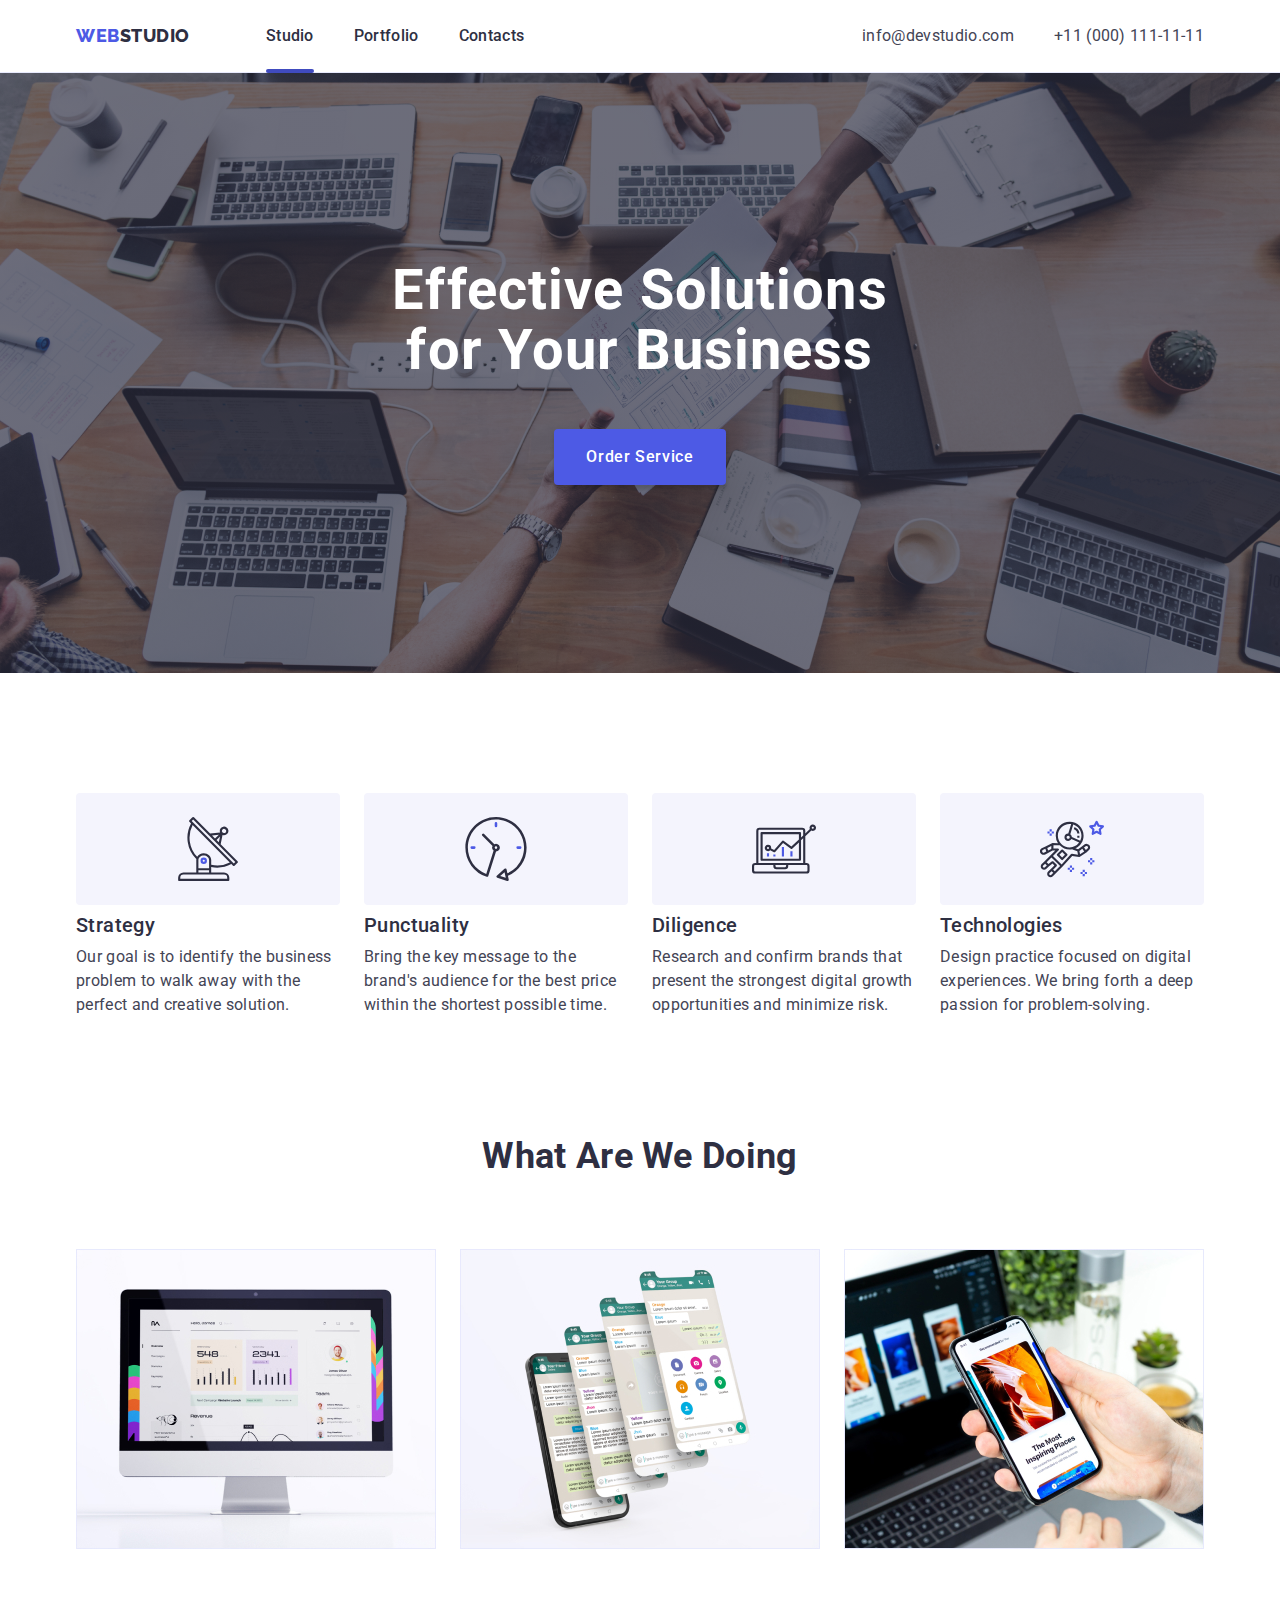
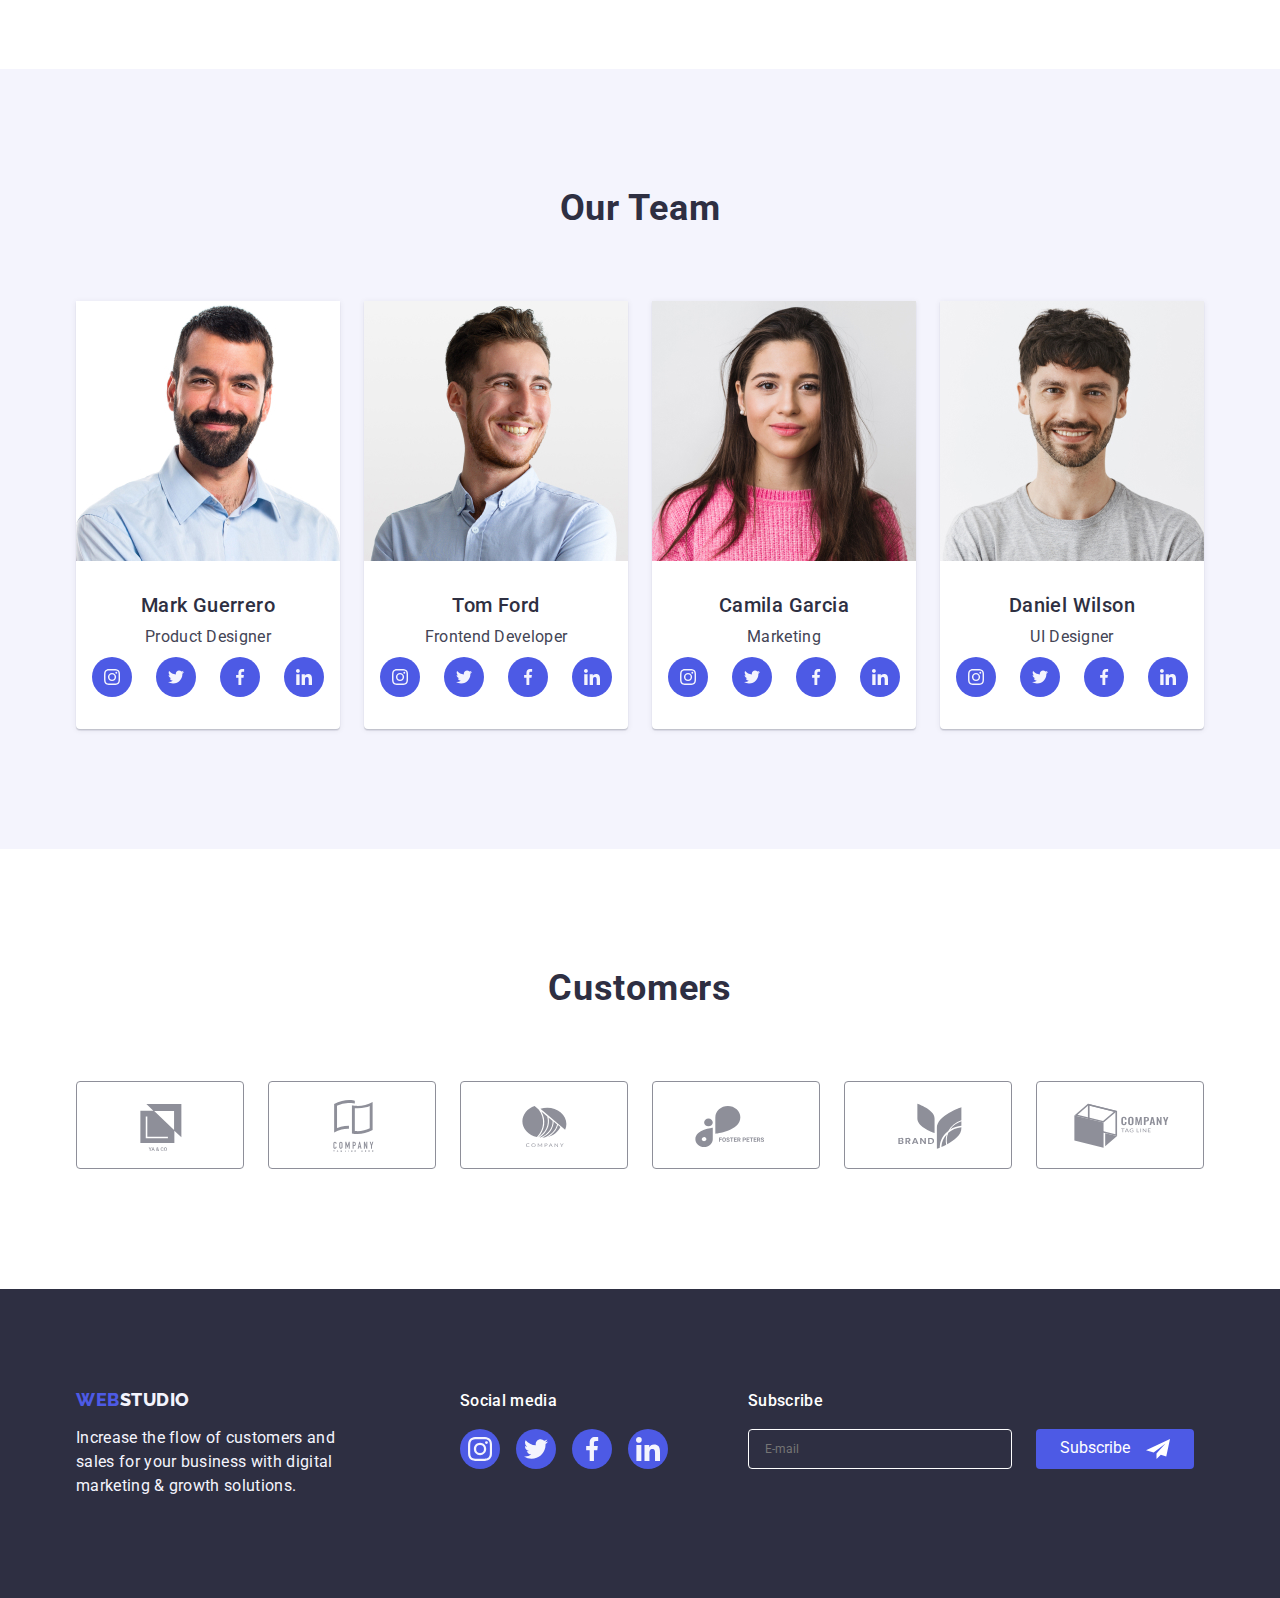
<file: index.html>
<!DOCTYPE html>
<html lang="en">
  <head>
    <meta charset="UTF-8" />
    <meta http-equiv="X-UA-Compatible" content="IE=edge" />
    <meta name="viewport" content="width=device-width, initial-scale=1.0" />
    <title>WebStudio</title>
    <link rel="preconnect" href="https://fonts.googleapis.com" />
    <link rel="preconnect" href="https://fonts.gstatic.com" crossorigin />
    <link
      href="https://fonts.googleapis.com/css2?family=Raleway:wght@800&family=Roboto:wght@400;500;700;900&display=swap"
      rel="stylesheet"
    />
    <link
      rel="stylesheet"
      href="https://cdnjs.cloudflare.com/ajax/libs/modern-normalize/1.1.0/modern-normalize.min.css"
    />
    <link rel="stylesheet" href="./css/styles.css" />
  </head>
  <body>
    <!-- Шапка сайту -->
    <header class="header">
      <div class="container main-navigation">
        <nav class="main-navigation">
          <a class="logo link" href="./index.html">
            Web<span class="studio">Studio</span>
          </a>
          <ul class="list site-nav">
            <li class="item">
              <a class="nav-list link current" href="./index.html">Studio</a>
            </li>
            <li class="item">
              <a class="nav-list link" href="./portfolio.html">Portfolio</a>
            </li>
            <li class="item"><a class="nav-list link" href="">Contacts</a></li>
          </ul>
        </nav>

        <address class="address">
          <ul class="list address-list">
            <li class="item">
              <a class="address-contact link" href="mailto:info@devstudio.com"
                >info@devstudio.com</a
              >
            </li>
            <li class="item">
              <a class="address-contact link" href="tel:+110001111111"
                >+11 (000) 111-11-11</a
              >
            </li>
          </ul>
        </address>
      </div>
    </header>

    <main>
      <!-- Герой  -->
      <section class="hero">
        <div class="container hero-container">
          <h1 class="hero-title">Effective Solutions for Your Business</h1>

          <button data-modal-open class="hero-button" type="button">
            <span class="hero-button-text">Order Service</span>
          </button>
          <div data-modal class="backdrop is-hidden">
            <div class="modal">
              <button data-modal-close class="modal-close-button" type="button">
                <svg class="close-button" width="8px" height="8px">
                  <use href="./images/icons.svg#icon-close"></use>
                </svg>
              </button>

              <form class="modal-form">
                <h2 class="modal-form-title">
                  Leave your contacts and we will call you back
                </h2>
                <label class="modal-form-label">
                  <span class="modal-form-name">Name</span>
                  <span class="input-wrapper">
                    <input
                      class="modal-form-input"
                      type="text"
                      name="name"
                      required
                    />
                    <svg class="modal-form-icon" width="18px" height="24px">
                      <use href="./images/icons.svg#icon-profile"></use>
                    </svg>
                  </span>
                </label>
                <label class="modal-form-label">
                  <span class="modal-form-name">Phone</span>
                  <span class="input-wrapper">
                    <input
                      class="modal-form-input"
                      type="tel"
                      name="tel"
                      required
                    />
                    <svg class="modal-form-icon" width="18px" height="24px">
                      <use href="./images/icons.svg#icon-phone"></use>
                    </svg>
                  </span>
                </label>
                <label class="modal-form-label">
                  <span class="modal-form-name">Email</span>
                  <span class="input-wrapper">
                    <input
                      class="modal-form-input"
                      type="email"
                      name="email"
                      required
                    />
                    <svg class="modal-form-icon" width="18px" height="24px">
                      <use href="./images/icons.svg#icon-email"></use>
                    </svg>
                  </span>
                </label>
                <label class="modal-form-label">
                  <span class="modal-form-name">Comment</span>
                  <textarea
                    class="modal-form-comment"
                    name="comment"
                    placeholder="Text input"
                    required
                  ></textarea>
                </label>
                <input
                  class="checkbox visually-hidden"
                  type="checkbox"
                  id="check"
                />
                <label class="checkbox-wrap" for="check">
                  <span class="custom-checkbox">
                    <svg class="custom-icon" width="10px" height="8px">
                      <use href="./images/icons.svg#icon-done"></use>
                    </svg>
                  </span>
                  <p class="checkbox-desc">
                    I accept the terms and conditions of the
                    <a class="checkbox-link" href="">Privacy Policy</a>
                  </p>
                </label>
                <button class="modal-form-button" type="submit">Send</button>
              </form>
            </div>
          </div>
        </div>
      </section>
      <!-- Переваги -->
      <section class="advantages">
        <div class="container">
          <h2 hidden class="advantages-title">Advantages</h2>
          <ul class="list advantages-list">
            <li class="item">
              <div class="icon-container">
                <svg class="advantages-icon" width="64" height="64">
                  <use href="./images/icons.svg#icon-antenna"></use>
                </svg>
              </div>

              <h3 class="advantages-name">Strategy</h3>
              <p class="advantages-desc">
                Our goal is to identify the business problem to walk away with
                the perfect and creative solution.
              </p>
            </li>
            <li class="item">
              <div class="icon-container">
                <svg class="advantages-icon" width="64" height="64">
                  <use href="./images/icons.svg#icon-clock"></use>
                </svg>
              </div>
              <h3 class="advantages-name">Punctuality</h3>
              <p class="advantages-desc">
                Bring the key message to the brand's audience for the best price
                within the shortest possible time.
              </p>
            </li>
            <li class="item">
              <div class="icon-container">
                <svg class="advantages-icon" width="64" height="64">
                  <use href="./images/icons.svg#icon-diagram"></use>
                </svg>
              </div>
              <h3 class="advantages-name">Diligence</h3>
              <p class="advantages-desc">
                Research and confirm brands that present the strongest digital
                growth opportunities and minimize risk.
              </p>
            </li>
            <li class="item">
              <div class="icon-container">
                <svg class="advantages-icon" width="64" height="64">
                  <use href="./images/icons.svg#icon-astronaut"></use>
                </svg>
              </div>
              <h3 class="advantages-name">Technologies</h3>
              <p class="advantages-desc">
                Design practice focused on digital experiences. We bring forth a
                deep passion for problem-solving.
              </p>
            </li>
          </ul>
        </div>
      </section>
      <!-- Чим ми займаємось -->
      <section class="examples">
        <div class="container">
          <h2 class="examples-title">What are we doing</h2>
          <!-- <div class="examples-container"> -->
          <ul class="list examples-container">
            <li class="item">
              <img src="./images/img1.jpg" alt="website" width="360" />
            </li>
            <li class="item">
              <img src="./images/img2.jpg" alt="application" width="360" />
            </li>
            <li class="item">
              <img src="./images/img3.jpg" alt="web application" width="360" />
            </li>
          </ul>
          <!-- </div> -->
        </div>
      </section>
      <!-- Наша команда -->
      <section class="team">
        <div class="container">
          <h2 class="team-title">Our Team</h2>
          <ul class="list team-container">
            <li class="teammates-description">
              <img src="./images/mark.jpg" alt="Mark's photo" width="264" />
              <div class="teammates-description-container">
                <h3 class="teammates-name">Mark Guerrero</h3>
                <p class="teammates-position">Product Designer</p>
                <ul class="social-list list">
                  <li class="social-list-item">
                    <a
                      class="social-links"
                      href="https://www.instagram.com/"
                      target="_blank"
                    >
                      <svg class="social-icon" width="16" height="16">
                        <use href="./images/icons.svg#icon-instagram"></use>
                      </svg>
                    </a>
                  </li>
                  <li class="social-list-item">
                    <a
                      class="social-links"
                      href="https://www.twitter.com/"
                      target="_blank"
                    >
                      <svg class="social-icon" width="16" height="16">
                        <use href="./images/icons.svg#icon-twitter"></use>
                      </svg>
                    </a>
                  </li>
                  <li class="social-list-item">
                    <a
                      class="social-links"
                      href="https://www.facebook.com/"
                      target="_blank"
                    >
                      <svg class="social-icon" width="16" height="16">
                        <use href="./images/icons.svg#icon-facebook"></use>
                      </svg>
                    </a>
                  </li>
                  <li class="social-list-item">
                    <a
                      class="social-links"
                      href="https://linkedin.com/"
                      target="_blank"
                    >
                      <svg class="social-icon" width="16" height="16">
                        <use href="./images/icons.svg#icon-linkedin"></use>
                      </svg>
                    </a>
                  </li>
                </ul>
              </div>
            </li>
            <li class="teammates-description">
              <img src="./images/tom.jpg" alt="Tom's photo" width="264" />
              <div class="teammates-description-container">
                <h3 class="teammates-name">Tom Ford</h3>
                <p class="teammates-position">Frontend Developer</p>
                <ul class="social-list list">
                  <li class="social-list-item">
                    <a
                      class="social-links"
                      href="https://www.instagram.com/"
                      target="_blank"
                    >
                      <svg class="social-icon" width="16" height="16">
                        <use href="./images/icons.svg#icon-instagram"></use>
                      </svg>
                    </a>
                  </li>
                  <li class="social-list-item">
                    <a
                      class="social-links"
                      href="https://www.twitter.com/"
                      target="_blank"
                    >
                      <svg class="social-icon" width="16" height="16">
                        <use href="./images/icons.svg#icon-twitter"></use>
                      </svg>
                    </a>
                  </li>
                  <li class="social-list-item">
                    <a
                      class="social-links"
                      href="https://www.facebook.com/"
                      target="_blank"
                    >
                      <svg class="social-icon" width="16" height="16">
                        <use href="./images/icons.svg#icon-facebook"></use>
                      </svg>
                    </a>
                  </li>
                  <li class="social-list-item">
                    <a
                      class="social-links"
                      href="https://linkedin.com/"
                      target="_blank"
                    >
                      <svg class="social-icon" width="16" height="16">
                        <use href="./images/icons.svg#icon-linkedin"></use>
                      </svg>
                    </a>
                  </li>
                </ul>
              </div>
            </li>
            <li class="teammates-description">
              <img src="./images/camila.jpg" alt="Camila's photo" width="264" />
              <div class="teammates-description-container">
                <h3 class="teammates-name">Camila Garcia</h3>
                <p class="teammates-position">Marketing</p>
                <ul class="social-list list">
                  <li class="social-list-item">
                    <a
                      class="social-links"
                      href="https://www.instagram.com/"
                      target="_blank"
                    >
                      <svg class="social-icon" width="16" height="16">
                        <use href="./images/icons.svg#icon-instagram"></use>
                      </svg>
                    </a>
                  </li>
                  <li class="social-list-item">
                    <a
                      class="social-links"
                      href="https://www.twitter.com/"
                      target="_blank"
                    >
                      <svg class="social-icon" width="16" height="16">
                        <use href="./images/icons.svg#icon-twitter"></use>
                      </svg>
                    </a>
                  </li>
                  <li class="social-list-item">
                    <a
                      class="social-links"
                      href="https://www.facebook.com/"
                      target="_blank"
                    >
                      <svg class="social-icon" width="16" height="16">
                        <use href="./images/icons.svg#icon-facebook"></use>
                      </svg>
                    </a>
                  </li>
                  <li class="social-list-item">
                    <a
                      class="social-links"
                      href="https://linkedin.com/"
                      target="_blank"
                    >
                      <svg class="social-icon" width="16" height="16">
                        <use href="./images/icons.svg#icon-linkedin"></use>
                      </svg>
                    </a>
                  </li>
                </ul>
              </div>
            </li>
            <li class="teammates-description">
              <img src="./images/daniel.jpg" alt="Daniel's photo" width="264" />
              <div class="teammates-description-container">
                <h3 class="teammates-name">Daniel Wilson</h3>
                <p class="teammates-position">UI Designer</p>
                <ul class="social-list list">
                  <li class="social-list-item">
                    <a
                      class="social-links"
                      href="https://www.instagram.com/"
                      target="_blank"
                    >
                      <svg class="social-icon" width="16" height="16">
                        <use href="./images/icons.svg#icon-instagram"></use>
                      </svg>
                    </a>
                  </li>
                  <li class="social-list-item">
                    <a
                      class="social-links"
                      href="https://www.twitter.com/"
                      target="_blank"
                    >
                      <svg class="social-icon" width="16" height="16">
                        <use href="./images/icons.svg#icon-twitter"></use>
                      </svg>
                    </a>
                  </li>
                  <li class="social-list-item">
                    <a
                      class="social-links"
                      href="https://www.facebook.com/"
                      target="_blank"
                    >
                      <svg class="social-icon" width="16" height="16">
                        <use href="./images/icons.svg#icon-facebook"></use>
                      </svg>
                    </a>
                  </li>
                  <li class="social-list-item">
                    <a
                      class="social-links"
                      href="https://linkedin.com/"
                      target="_blank"
                    >
                      <svg class="social-icon" width="16" height="16">
                        <use href="./images/icons.svg#icon-linkedin"></use>
                      </svg>
                    </a>
                  </li>
                </ul>
              </div>
            </li>
          </ul>
        </div>
      </section>
      <!-- Клієнти -->
      <section class="section customers">
        <div class="container">
          <h2 class="customer-section-title">Customers</h2>
          <ul class="customers-list list">
            <li class="customers-item">
              <a class="customers-link" href=""
                ><svg class="customers-icon" width="104" height="56">
                  <use href="./images/icons.svg#icon-Logo1"></use>
                </svg>
              </a>
            </li>
            <li class="customers-item">
              <a href="" class="customers-link"
                ><svg class="customers-icon" width="104" height="56">
                  <use href="./images/icons.svg#icon-Logo2"></use>
                </svg>
              </a>
            </li>
            <li class="customers-item">
              <a href="" class="customers-link"
                ><svg class="customers-icon" width="104" height="56">
                  <use href="./images/icons.svg#icon-Logo3"></use>
                </svg>
              </a>
            </li>
            <li class="customers-item">
              <a href="" class="customers-link"
                ><svg class="customers-icon" width="104" height="56">
                  <use href="./images/icons.svg#icon-Logo4"></use>
                </svg>
              </a>
            </li>
            <li class="customers-item">
              <a href="" class="customers-link">
                <svg class="customers-icon" width="104" height="56">
                  <use href="./images/icons.svg#icon-Logo5"></use>
                </svg>
              </a>
            </li>
            <li class="customers-item">
              <a href="" class="customers-link"
                ><svg class="customers-icon" width="104" height="56">
                  <use href="./images/icons.svg#icon-Logo6"></use>
                </svg>
              </a>
            </li>
          </ul>
        </div>
      </section>
    </main>
    <!-- Футер -->
    <footer class="footer">
      <div class="container footer-container">
        <div class="container-logo">
          <a class="logo link" href="./index.html">
            Web<span class="studio-footer">Studio</span>
          </a>
          <p class="footer-desc">
            Increase the flow of customers and sales for your business with
            digital marketing & growth solutions.
          </p>
        </div>

        <div class="footer-social-container">
          <p class="social-media-title">Social media</p>
          <ul class="list footer-social">
            <li class="footer-social-item">
              <a
                class="footer-social-link"
                href="https://www.instagram.com/"
                target="blank"
                ><svg class="footer-social-icon" width="24" height="24">
                  <use href="./images/icons.svg#icon-instagram"></use>
                </svg>
              </a>
            </li>
            <li class="footer-social-item">
              <a
                class="footer-social-link"
                href="https://www.twitter.com/"
                target="blank"
                ><svg class="footer-social-icon" width="24" height="24">
                  <use href="./images/icons.svg#icon-twitter"></use>
                </svg>
              </a>
            </li>
            <li class="footer-social-item">
              <a
                class="footer-social-link"
                href="https://www.facebook.com/"
                target="blank"
                ><svg class="footer-social-icon" width="24" height="24">
                  <use href="./images/icons.svg#icon-facebook"></use>
                </svg>
              </a>
            </li>
            <li class="footer-social-item">
              <a
                class="footer-social-link"
                href="https://linkedin.com/"
                target="blank"
                ><svg class="footer-social-icon" width="24" height="24">
                  <use href="./images/icons.svg#icon-linkedin"></use>
                </svg>
              </a>
            </li>
          </ul>
        </div>
        <div class="footer-subscribe-container">
          <p class="subscribe-title">Subscribe</p>
          <form class="footer-form-name">
            <label class="footer-form-label">
              <input
                class="footer-form-input"
                type="email"
                name="email"
                placeholder="E-mail"
              />
            </label>
            <button class="footer-subscribe-btn" type="submit">
              Subscribe
              <svg class="footer-subscribe-icon" width="24px" height="24px">
                <use href="./images/icons.svg#icon-subscribe"></use>
              </svg>
            </button>
          </form>
        </div>
      </div>
    </footer>
    <script src="./js/modal.js"></script>
  </body>
</html>
</file>
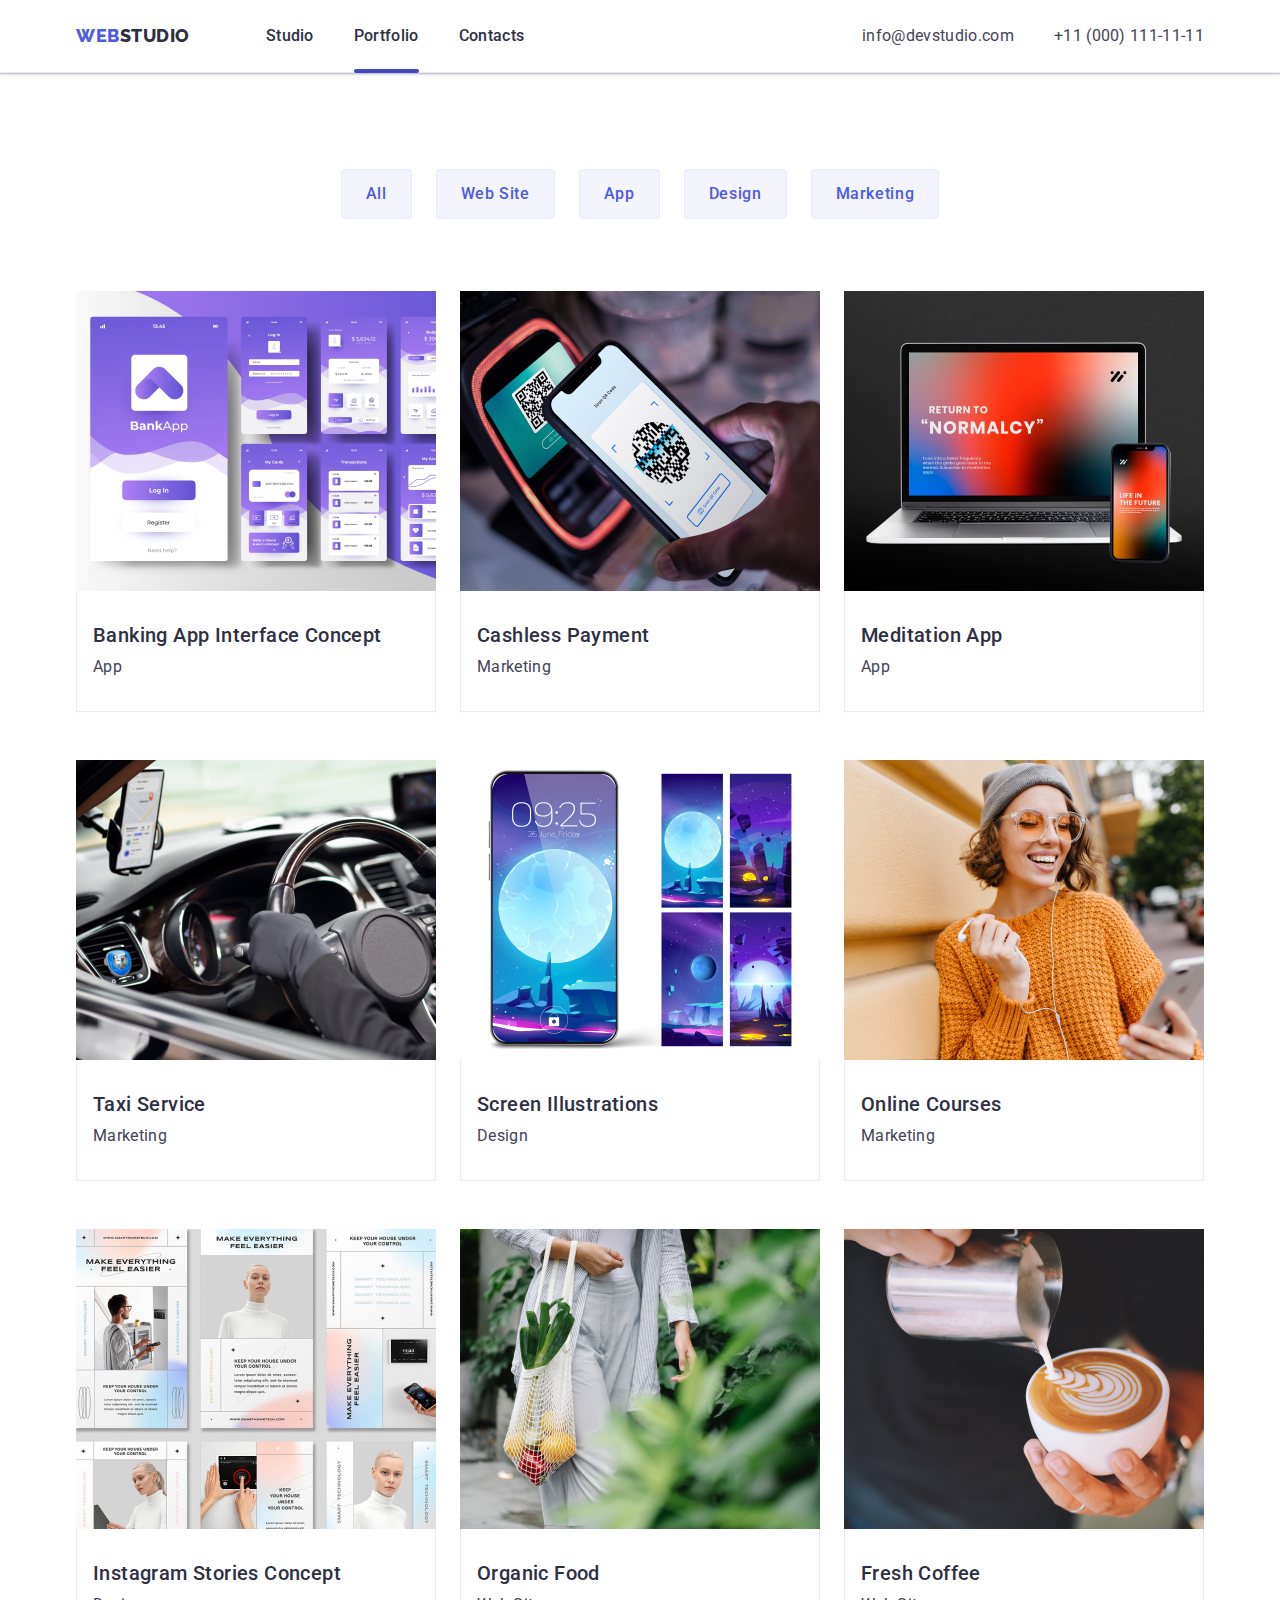
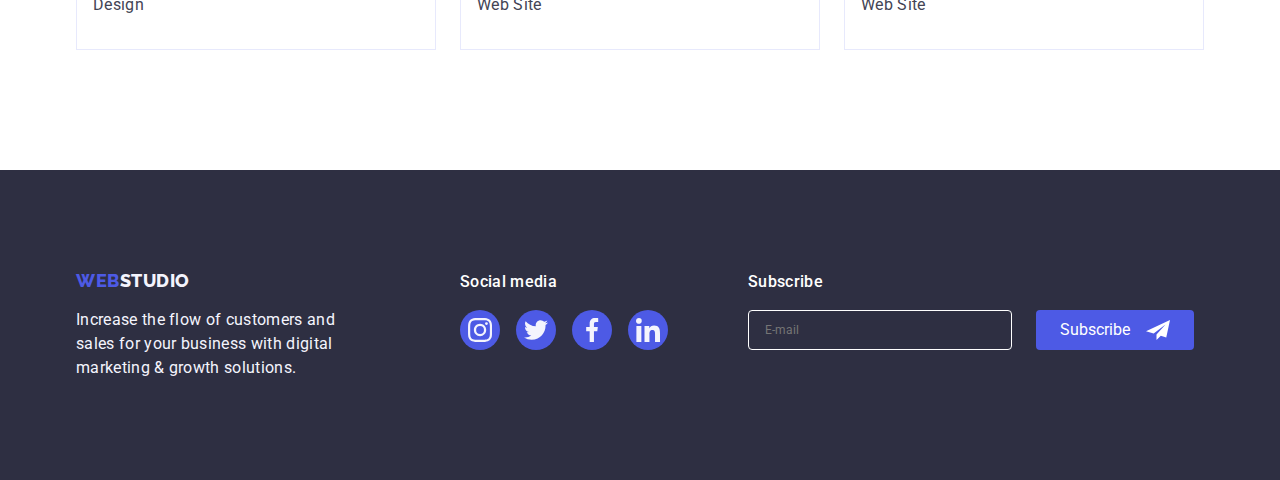
<file: portfolio.html>
<!DOCTYPE html>
<html lang="en">
  <head>
    <meta charset="UTF-8" />
    <meta http-equiv="X-UA-Compatible" content="IE=edge" />
    <meta name="viewport" content="width=device-width, initial-scale=1.0" />
    <title>Portfolio</title>
    <link rel="preconnect" href="https://fonts.googleapis.com" />
    <link rel="preconnect" href="https://fonts.gstatic.com" crossorigin />
    <link
      href="https://fonts.googleapis.com/css2?family=Raleway:wght@800&family=Roboto:wght@400;500;700;900&display=swap"
      rel="stylesheet"
    />
    <link
      rel="stylesheet"
      href="https://cdnjs.cloudflare.com/ajax/libs/modern-normalize/1.1.0/modern-normalize.min.css"
    />
    <link rel="stylesheet" href="./css/styles.css" />
  </head>
  <body>
    <!-- Шапка сайту -->
    <header class="header">
      <div class="container main-navigation">
        <nav class="main-navigation">
          <a class="logo link" href="./index.html">
            Web<span class="studio">Studio</span>
          </a>
          <ul class="list site-nav">
            <li class="item">
              <a class="nav-list link" href="./index.html">Studio</a>
            </li>
            <li class="item">
              <a class="nav-list link current" href="./portfolio.html"
                >Portfolio</a
              >
            </li>
            <li class="item"><a class="nav-list link" href="">Contacts</a></li>
          </ul>
        </nav>

        <address class="address">
          <ul class="list address-list">
            <li class="item">
              <a class="address-contact link" href="mailto:info@devstudio.com"
                >info@devstudio.com</a
              >
            </li>
            <li class="item">
              <a class="address-contact link" href="tel:+110001111111"
                >+11 (000) 111-11-11</a
              >
            </li>
          </ul>
        </address>
      </div>
    </header>
    <main>
      <!-- Filters -->
      <section class="filters">
        <div class="container">
          <h1 hidden>Filters</h1>
          <ul class="list filters-container">
            <li class="item">
              <button class="filters-button" type="button">
                <!-- <div class="filters-name"> -->
                <span class="filters-button-name">All</span>
                <!-- </div> -->
              </button>
            </li>
            <li class="item">
              <button class="filters-button" type="button">
                <!-- <div class="filters-name"> -->
                <span class="filters-button-name">Web Site</span>
                <!-- </div> -->
              </button>
            </li>
            <li class="item">
              <button class="filters-button" type="button">
                <!-- <div class="filters-name"> -->
                <span class="filters-button-name">App</span>
                <!-- </div> -->
              </button>
            </li>
            <li class="item">
              <button class="filters-button" type="button">
                <!-- <div class="filters-name"> -->
                <span class="filters-button-name">Design</span>
                <!-- </div> -->
              </button>
            </li>
            <li class="item">
              <button class="filters-button" type="button">
                <!-- <div class="filters-name"> -->
                <span class="filters-button-name">Marketing</span>
                <!-- </div> -->
              </button>
            </li>
          </ul>

          <ul class="list project-list">
            <li class="item">
              <a class="project-link link" href="">
                <div class="img-box">
                  <img
                    src="./images/banking-app-interface.jpg"
                    alt="Banking App
            Interface Concept"
                    width="360"
                  />
                  <div class="overlay">
                    <p>
                      14 Stylish and User-Friendly App Design Concepts · Task
                      Manager App · Calorie Tracker App · Exotic Fruit Ecommerce
                      App · Cloud Storage App
                    </p>
                  </div>
                </div>
                <div class="project-list-description">
                  <h2 class="project-title">Banking App Interface Concept</h2>
                  <p class="project-desc">App</p>
                </div>
              </a>
            </li>
            <li class="item">
              <a class="project-link link" href=""
                ><div class="img-box">
                  <img
                    src="./images/cashless-payment.jpg"
                    alt="Cashless Payment"
                    width="360"
                  />
                  <div class="overlay">
                    <p>
                      14 Stylish and User-Friendly App Design Concepts · Task
                      Manager App · Calorie Tracker App · Exotic Fruit Ecommerce
                      App · Cloud Storage App
                    </p>
                  </div>
                </div>
                <div class="project-list-description">
                  <h2 class="project-title">Cashless Payment</h2>
                  <p class="project-desc">Marketing</p>
                </div>
              </a>
            </li>
            <li class="item">
              <a class="project-link link" href=""
                ><div class="img-box">
                  <img
                    src="./images/meditation-app.jpg"
                    alt="Meditation App"
                    width="360"
                  />
                  <div class="overlay">
                    <p>
                      14 Stylish and User-Friendly App Design Concepts · Task
                      Manager App · Calorie Tracker App · Exotic Fruit Ecommerce
                      App · Cloud Storage App
                    </p>
                  </div>
                </div>
                <div class="project-list-description">
                  <h2 class="project-title">Meditation App</h2>
                  <p class="project-desc">App</p>
                </div>
              </a>
            </li>
            <li class="item">
              <a class="project-link link" href=""
                ><div class="img-box">
                  <img
                    src="./images/taxi-service.jpg"
                    alt="Taxi Service"
                    width="360"
                  />
                  <div class="overlay">
                    <p>
                      14 Stylish and User-Friendly App Design Concepts · Task
                      Manager App · Calorie Tracker App · Exotic Fruit Ecommerce
                      App · Cloud Storage App
                    </p>
                  </div>
                </div>
                <div class="project-list-description">
                  <h2 class="project-title">Taxi Service</h2>
                  <p class="project-desc">Marketing</p>
                </div>
              </a>
            </li>
            <li class="item">
              <a class="project-link link" href="">
                <div class="img-box">
                  <img
                    src="./images/screen-illustrations.jpg"
                    alt="Screen
            illustrations"
                    width="360"
                  />
                  <div class="overlay">
                    <p>
                      14 Stylish and User-Friendly App Design Concepts · Task
                      Manager App · Calorie Tracker App · Exotic Fruit Ecommerce
                      App · Cloud Storage App
                    </p>
                  </div>
                </div>
                <div class="project-list-description">
                  <h2 class="project-title">Screen Illustrations</h2>
                  <p class="project-desc">Design</p>
                </div>
              </a>
            </li>
            <li class="item">
              <a class="project-link link" href=""
                ><div class="img-box">
                  <img
                    src="./images/online-courses.jpg"
                    alt="Online Courses"
                    width="360"
                  />
                  <div class="overlay">
                    <p>
                      14 Stylish and User-Friendly App Design Concepts · Task
                      Manager App · Calorie Tracker App · Exotic Fruit Ecommerce
                      App · Cloud Storage App
                    </p>
                  </div>
                </div>
                <div class="project-list-description">
                  <h2 class="project-title">Online Courses</h2>
                  <p class="project-desc">Marketing</p>
                </div>
              </a>
            </li>
            <li class="item">
              <a class="project-link link" href="">
                <div class="img-box">
                  <img
                    src="./images/instagram-stories-concept.jpg"
                    alt="Instagram
            Stories Concept"
                    width="360"
                  />
                  <div class="overlay">
                    <p>
                      14 Stylish and User-Friendly App Design Concepts · Task
                      Manager App · Calorie Tracker App · Exotic Fruit Ecommerce
                      App · Cloud Storage App
                    </p>
                  </div>
                </div>
                <div class="project-list-description">
                  <h2 class="project-title">Instagram Stories Concept</h2>
                  <p class="project-desc">Design</p>
                </div>
              </a>
            </li>
            <li class="item">
              <a class="project-link link" href=""
                ><div class="img-box">
                  <img
                    src="./images/organic-food.jpg"
                    alt="Organic Food"
                    width="360"
                  />
                  <div class="overlay">
                    <p>
                      14 Stylish and User-Friendly App Design Concepts · Task
                      Manager App · Calorie Tracker App · Exotic Fruit Ecommerce
                      App · Cloud Storage App
                    </p>
                  </div>
                </div>
                <div class="project-list-description">
                  <h2 class="project-title">Organic Food</h2>
                  <p class="project-desc">Web Site</p>
                </div>
              </a>
            </li>
            <li class="item">
              <a class="project-link link" href=""
                ><div class="img-box">
                  <img
                    src="./images/fresh-coffee.jpg"
                    alt="Fresh Coffee"
                    width="360"
                  />
                  <div class="overlay">
                    <p>
                      14 Stylish and User-Friendly App Design Concepts · Task
                      Manager App · Calorie Tracker App · Exotic Fruit Ecommerce
                      App · Cloud Storage App
                    </p>
                  </div>
                </div>
                <div class="project-list-description">
                  <h2 class="project-title">Fresh Coffee</h2>
                  <p class="project-desc">Web Site</p>
                </div>
              </a>
            </li>
          </ul>
        </div>
      </section>
    </main>
    <!-- Футер -->
    <footer class="footer">
      <div class="container footer-container">
        <div class="container-logo">
          <a class="logo link" href="./index.html">
            Web<span class="studio-footer">Studio</span>
          </a>
          <p class="footer-desc">
            Increase the flow of customers and sales for your business with
            digital marketing & growth solutions.
          </p>
        </div>

        <div class="footer-social-container">
          <p class="social-media-title">Social media</p>
          <ul class="list footer-social">
            <li class="footer-social-item">
              <a
                class="footer-social-link"
                href="https://www.instagram.com/"
                target="blank"
                ><svg class="footer-social-icon" width="24" height="24">
                  <use href="./images/icons.svg#icon-instagram"></use>
                </svg>
              </a>
            </li>
            <li class="footer-social-item">
              <a
                class="footer-social-link"
                href="https://www.twitter.com/"
                target="blank"
                ><svg class="footer-social-icon" width="24" height="24">
                  <use href="./images/icons.svg#icon-twitter"></use>
                </svg>
              </a>
            </li>
            <li class="footer-social-item">
              <a
                class="footer-social-link"
                href="https://www.facebook.com/"
                target="blank"
                ><svg class="footer-social-icon" width="24" height="24">
                  <use href="./images/icons.svg#icon-facebook"></use>
                </svg>
              </a>
            </li>
            <li class="footer-social-item">
              <a
                class="footer-social-link"
                href="https://linkedin.com/"
                target="blank"
                ><svg class="footer-social-icon" width="24" height="24">
                  <use href="./images/icons.svg#icon-linkedin"></use>
                </svg>
              </a>
            </li>
          </ul>
        </div>
        <div class="footer-subscribe-container">
          <p class="subscribe-title">Subscribe</p>
          <form class="footer-form-name">
            <label class="footer-form-label">
              <input
                class="footer-form-input"
                type="email"
                name="email"
                placeholder="E-mail"
              />
            </label>
            <button class="footer-subscribe-btn" type="submit">
              Subscribe
              <svg class="footer-subscribe-icon" width="24px" height="24px">
                <use href="./images/icons.svg#icon-subscribe"></use>
              </svg>
            </button>
          </form>
        </div>
      </div>
    </footer>
  </body>
</html>
</file>
<file: css/styles.css>
:root {
  --main-color: #2e2f42;
  --brand-color: #4d5ae5;
  --white-color: #ffffff;
  --text-color: #434455;
  --cloud-color: #f4f4fd;
  --button-active-color: #404bbf;
  --accent-color: #e7e9fc;
  --main-logo-color: #8e8f99;
  --success-color: #31d0aa;
  --anim-transition: 250ms cubic-bezier(0.4, 0, 0.2, 1);
}

body {
  font-family: "Roboto", sans-serif;
  color: #434455;
  /* position: relative;
  width: 1440px;
  height: 2592px; */
  letter-spacing: 0.02em;
  background: var(--white-color);
}

.container {
  margin-left: auto;
  margin-right: auto;
  width: 1158px;
  padding-left: 15px;
  padding-right: 15px;
  /* outline: 2px solid tomato; */
}
/* Утіліти */
textarea {
  resize: none;
}
.list {
  list-style-type: none;
  padding: 0;
  margin: 0;
}
.link {
  text-decoration: none;
  transition: color var(--anim-transition);
}
img {
  display: block;
}
h1,
h2,
h3,
h4,
h5,
h6,
p {
  margin: 0;
  padding: 0;
}
/* Header */
.main-navigation {
  display: flex;
  align-items: center;
}
.header {
  border-bottom: 1px solid #e7e9fc;
  box-shadow: 0px 2px 1px rgba(46, 47, 66, 0.08),
    0px 1px 1px rgba(46, 47, 66, 0.16), 0px 1px 6px rgba(46, 47, 66, 0.08);
}
.logo {
  font-family: "Raleway", sans-serif;
  font-style: normal;
  font-weight: 800;
  font-size: 18px;
  line-height: 1.17;
  color: var(--brand-color);
  letter-spacing: 0.03em;
  align-items: center;
  text-transform: uppercase;
  text-decoration: none;
  margin-right: 76px;
}

.studio {
  font-family: "Raleway", sans-serif;
  font-style: normal;
  font-weight: 800;
  font-size: 18px;
  line-height: 1.2;
  color: var(--main-color);
  align-items: center;
  text-transform: uppercase;
}
/* Site Nav */
.site-nav {
  display: flex;
}

.site-nav {
  gap: 40px;
}
.site-nav .link {
  display: block;
  padding-top: 24px;
  padding-bottom: 24px;
}
.site-nav .item {
  position: relative;
}
.current::after {
  content: "";
  position: absolute;
  width: 100%;
  height: 4px;
  bottom: -1px;
  left: 0;
  background-color: var(--button-active-color);
  border-radius: 2px;
}
/* Address */
.address {
  display: flex;
  font-style: normal;
  margin-left: auto;
}
.address-list {
  display: flex;
  align-items: center;
  gap: 40px;
}

.nav-list {
  font-style: normal;
  font-weight: 500;
  font-size: 16px;
  line-height: 1.5;
  color: var(--main-color);
}
.list .link:hover,
.list .link:focus {
  color: var(--button-active-color);
}

.address-contact {
  font-style: normal;
  font-weight: 400;
  font-size: 16px;
  line-height: 1.5;
  color: var(--text-color);
  text-decoration: none;
  transition: color var(--anim-transition);
}
.address-contact:hover,
.address-contact:focus {
  color: var(--button-active-color);
}
.address-list .link {
  display: block;
  padding-top: 24px;
  padding-bottom: 24px;
}
/* Hero */
.hero {
  max-width: 1440px;
  height: 600px;
  background: var(--main-color);
  text-align: center;
  margin-left: auto;
  margin-right: auto;
  padding: 188px 0px;
  background-image: linear-gradient(
      rgba(46, 47, 66, 0.7),
      rgba(46, 47, 66, 0.7)
    ),
    url(../images/people-office.jpg);
  background-repeat: no-repeat;
  background-position: center;
  background-size: cover;
}

.hero-title {
  max-width: 496px;
  margin-top: 0;
  margin-bottom: 48px;
  margin-left: auto;
  margin-right: auto;
  font-style: normal;
  font-weight: 700;
  font-size: 56px;
  line-height: 1.07;
  letter-spacing: 0.02em;
  color: var(--white-color);
}
.hero-button {
  display: block;
  transition: background-color var(--anim-transition);
}

.hero-button {
  font-family: "Roboto", sans-serif;
  font-weight: 500;
  font-size: 16px;
  line-height: 1.5;
  letter-spacing: 0.04em;
  margin-top: 48px;
  margin-right: auto;
  margin-left: auto;
  min-width: 169px;
  height: 56px;
  padding: 16px 32px;
  color: var(--white-color);
  background: var(--brand-color);
  box-shadow: 0px 4px 4px rgba(0, 0, 0, 0.15);
  border-radius: 4px;
  border: none;
  cursor: pointer;
}
.hero-button:hover,
.hero-button:focus {
  background-color: var(--button-active-color);
}

/* Advantages */
.advantages {
  padding: 120px 0px;
}
.advantages > ul {
  list-style-type: none;
}
.advantages-list {
  display: flex;
  flex-wrap: wrap;
}
.advantages-list .item {
  width: 264px;
  margin-right: 24px;
}
.advantages-list .item:nth-child(4n) {
  margin-right: 0px;
}
.icon-container {
  display: flex;
  background-color: var(--cloud-color);
  width: 264px;
  height: 112px;
  margin-bottom: 8px;
  border-radius: 4px;
  align-items: center;
  justify-content: center;
}
.advantages-icon {
  width: 64px;
  height: 64px;
}

.advantages-name {
  margin-bottom: 8px;
  font-style: normal;
  font-weight: 500;
  font-size: 20px;
  line-height: 1.2;
  letter-spacing: 0.02em;
  color: var(--main-color);
}
.advantages-desc {
  margin-top: 0;
  margin-bottom: 0;
  font-size: 16px;
  line-height: 1.5;
  color: var(--text-color);
}
/* Examples */
.examples {
  padding-bottom: 120px;
}
.examples > ul {
  list-style-type: none;
}
.examples-title {
  margin-bottom: 72px;
  font-style: normal;
  font-weight: 700;
  font-size: 36px;
  line-height: 1.11;
  text-align: center;
  text-transform: capitalize;
  color: var(--main-color);
}
.examples-container {
  display: flex;
  flex-wrap: wrap;
  gap: 24px;
}
.examples-container .item {
  width: calc((100% - 48px) / 3);
}
/* Team */
.team {
  background: var(--cloud-color);
  padding: 120px 0px;
}
.team > ul {
  list-style-type: none;
}
.team-title {
  margin-bottom: 72px;
  font-style: normal;
  font-weight: 700;
  font-size: 36px;
  line-height: 1.11;
  text-align: center;
  letter-spacing: 0.02em;
  text-transform: capitalize;
  color: var(--main-color);
}
.teammates-description {
  background-color: var(--white-color);
  box-shadow: 0px 1px 6px rgba(46, 47, 66, 0.08),
    0px 1px 1px rgba(46, 47, 66, 0.16), 0px 2px 1px rgba(46, 47, 66, 0.08);
}
.teammates-name {
  margin-bottom: 8px;
  text-align: center;
  font-style: normal;
  font-weight: 500;
  font-size: 20px;
  line-height: 1.2;
  letter-spacing: 0.02em;
  color: var(--main-color);
}
.teammates-position {
  text-align: center;
  margin: 0;
  font-size: 16px;
  line-height: 1.5;
  color: var(--text-color);
}
.team-container {
  display: flex;
  flex-wrap: wrap;
  /* padding-bottom: 120px; */
  gap: 24px;
}
.team-container .teammates-description {
  width: calc((100% - 72px) / 4);
  border-radius: 0px 0px 4px 4px;
}
.teammates-description-container {
  padding: 32px 0;
}
.social-list {
  display: flex;
  margin-top: 8px;
  gap: 24px;
  justify-content: center;
}
.social-list-item {
  width: 40px;
  height: 40px;
}
.social-links {
  display: flex;
  background-color: var(--brand-color);
  width: 100%;
  height: 100%;
  justify-content: center;
  align-items: center;
  border-radius: 50%;
  transition: background-color var(--anim-transition);
}
.social-links:hover,
.social-links:focus {
  background-color: var(--button-active-color);
}

.social-icon {
  fill: var(--cloud-color);
}

/* Costumers */
.customers {
  padding: 120px 0;
}
.customer-section-title {
  margin-bottom: 72px;
  font-weight: 700;
  font-size: 36px;
  line-height: 1.1;
  text-align: center;
  text-transform: capitalize;
  letter-spacing: 0.02em;
  color: var(--main-color);
}
.customers-item {
  flex-basis: calc((100% - 120px) / 6);
  height: 88px;
}
.customers-list {
  display: flex;
  gap: 24px;
}
.customers-link {
  display: flex;
  width: 100%;
  height: 100%;
  border: 1px solid var(--main-logo-color);
  border-radius: 4px;
  align-items: center;
  justify-content: center;
  color: var(--main-logo-color);
  transition: color var(--anim-transition), border var(--anim-transition);
}
.customers-icon {
  fill: currentColor;
}
.customers-link:hover,
.customers-link:focus {
  color: var(--button-active-color);
  border: 1px solid var(--button-active-color);
}
/* Footer */
.footer {
  background: var(--main-color);
  margin-top: 0px;
  margin-bottom: 0px;
  padding: 100px 0px;
}
.footer .container {
  display: flex;
  align-items: baseline;
  text-align: start;
}
.container-logo {
  gap: 120px;
}
.studio-footer {
  font-family: "Raleway", sans-serif;
  font-style: normal;
  font-weight: 800;
  font-size: 18px;
  line-height: 1.2;
  letter-spacing: 0.03em;
  text-transform: uppercase;
  color: var(--cloud-color);
}
.footer-desc {
  max-width: 264px;
  font-size: 16px;
  line-height: 1.5;
  color: var(--cloud-color);
}
.container-logo .logo {
  display: inline-block;
  margin-bottom: 16px;
  font-family: "Raleway", sans-serif;
  font-style: normal;
  font-weight: 800;
  font-size: 18px;
  line-height: 1.17;
  letter-spacing: 0.03em;
  text-transform: uppercase;
}
.footer-social-container {
  margin-left: 120px;
}
.social-media-title {
  font-family: "Roboto";
  font-style: normal;
  font-weight: 500;
  font-size: 16px;
  line-height: 1.5;
  letter-spacing: 0.02em;
  color: var(--white-color);
  margin-bottom: 16px;
}
.footer-social {
  display: flex;
  gap: 16px;
}
.footer-social-item {
  width: 40px;
  height: 40px;
}
.footer-social-link {
  display: flex;
  background-color: var(--brand-color);
  width: 100%;
  height: 100%;
  justify-content: center;
  align-items: center;
  border-radius: 50%;
  transition: background-color var(--anim-transition);
}
.footer-social-link:hover,
.footer-social-link:focus {
  background-color: var(--success-color);
}
.footer-social-icon {
  fill: var(--cloud-color);
}
/* Footer Subscribe Section */
.footer-subscribe-container {
  margin-left: 80px;
}
.footer-form-name {
  display: flex;
  justify-content: center;
}
.subscribe-title {
  font-weight: 500;
  font-size: 16px;
  line-height: 1.5;
  letter-spacing: 0.02em;
  color: var(--white-color);
  margin-bottom: 16px;
}
.footer-subscribe-btn {
  display: flex;
  justify-content: center;
  align-items: center;
  padding: 8px 24px;
  margin-left: 24px;
  gap: 16px;
  border: none;
  border-radius: 4px;
  color: var(--white-color);
  background-color: var(--brand-color);
  transition: background-color var(--anim-transition);
  cursor: pointer;
}
.footer-subscribe-btn:hover,
.footer-subscribe-btn:focus {
  background-color: var(--button-active-color);
}
.footer-subscribe-icon {
  fill: var(--white-color);
}
.footer-form-input {
  height: 40px;
  width: 264px;
  padding: 8px 16px;
  color: var(--white-color);
  font-weight: 400;
  font-size: 12px;
  line-height: 2;
  border: 1px solid var(--white-color);
  border-radius: 4px;
  background-color: var(--main-color);
  outline: 1px solid transparent;
  transition: color var(--anim-transition),
    background-color var(--anim-transition), border-color var(--anim-transition);
}
.footer-form-input:hover,
.footer-form-input:focus {
  color: black;
  background-color: var(--white-color);
  border-color: var(--button-active-color);
}

/* Portfolio */

/* Filters */
.filters {
  padding-top: 96px;
  padding-bottom: 120px;
}
.filters > ul {
  list-style-type: none;
}
.filters-button {
  font-family: "Roboto", sans-serif;
  font-weight: 500;
  font-size: 16px;
  padding: 12px 24px;
  line-height: 1.5;
  letter-spacing: 0.04em;
  color: var(--brand-color);
  background: var(--cloud-color);
  border: 1px solid var(--accent-color);
  border-radius: 4px;
  cursor: pointer;
  transition: background-color var(--anim-transition),
    color var(--anim-transition), box-shadow var(--anim-transition),
    border var(--anim-transition);
}

.filters-button:hover,
.filters-button:focus {
  background-color: var(--button-active-color);
  color: var(--white-color);
  box-shadow: 0px 3px 1px rgba(0, 0, 0, 0.1), 0px 2px 1px rgba(0, 0, 0, 0.08),
    0px 2px 2px rgba(0, 0, 0, 0.12);
  /* border-radius: 4px; */
  border: 1px solid transparent;
}
.filters-container {
  display: flex;
  flex-wrap: wrap;
  margin-bottom: 72px;
  justify-content: center;
}
.filters-container .item {
  margin-right: 24px;
}
.filters-container .item:nth-child(5n) {
  margin-right: 0px;
}
/* Examples Portafolio */

.img-box {
  position: relative;
  overflow: hidden;
}
.overlay {
  position: absolute;
  top: 0;
  left: 0;
  width: 360px;
  height: 300px;
  background-color: var(--brand-color);
  padding: 40px 32px;
  color: var(--white-color);
  font-weight: 400;
  font-size: 16px;
  line-height: 1.5;
  letter-spacing: 0.02em;
  transform: translateY(100%);
  transition: transform var(--anim-transition);
}
.project-list .item:hover .overlay {
  transform: translateY(0%);
}

.project-title {
  margin-bottom: 8px;
  font-style: normal;
  font-weight: 500;
  font-size: 20px;
  line-height: 1.2;
  letter-spacing: 0.02em;
  color: var(--main-color);
}
.project-desc {
  font-style: normal;
  font-weight: 400;
  font-size: 16px;
  line-height: 1.5;
  letter-spacing: 0.02em;
  color: var(--text-color);
}
.project-list {
  display: flex;
  flex-wrap: wrap;
  row-gap: 48px;
  column-gap: 24px;
}
.project-link {
  display: block;
  transition: box-shadow var(--anim-transition);
}
.project-list .item {
  width: calc((100% - 48px) / 3);
}
.project-list .item:nth-child(3n) {
  margin-right: 0px;
}

.project-list-description {
  border-bottom: 1px solid var(--accent-color);
  border-left: 1px solid var(--accent-color);
  border-right: 1px solid var(--accent-color);
  padding: 32px 16px;
}
.project-link:hover,
.project-link:focus {
  box-shadow: 0px 1px 6px rgba(46, 47, 66, 0.08),
    0px 1px 1px rgba(46, 47, 66, 0.16), 0px 2px 1px rgba(46, 47, 66, 0.08);
}
/* Modal */
.backdrop.is-hidden {
  opacity: 0;
  visibility: hidden;
  pointer-events: none;
}
.backdrop {
  position: fixed;
  z-index: 100;
  top: 0;
  left: 0;
  width: 100%;
  height: 100%;
  background-color: rgba(46, 47, 66, 0.4);
  opacity: 1;
  transition: opacity var(--anim-transition), transform var(--anim-transition),
    visibility var(--anim-transition);
}
.is-hidden {
  visibility: hidden;
  opacity: 0;
  pointer-events: none;
  transform: scale(1.2);
}
.modal {
  position: absolute;
  width: 408px;
  min-height: 584px;
  top: 50%;
  left: 50%;
  transform: translate(-50%, -50%);
  background: #fcfcfc;
  box-shadow: 0px 1px 1px rgba(0, 0, 0, 0.14), 0px 1px 3px rgba(0, 0, 0, 0.12),
    0px 2px 1px rgba(0, 0, 0, 0.2);
  border-radius: 4px;
  transition: transform var(--anim-transition);
}
.backdrop.is-hidden .modal {
  transform: translate(0);
}

.modal-close-button {
  position: absolute;
  top: 24px;
  right: 24px;
  display: flex;
  justify-content: center;
  align-items: center;
  width: 24px;
  height: 24px;
  background: var(--accent-color);
  border: 1px solid rgba(0, 0, 0, 0.1);
  border-radius: 50%;
  cursor: pointer;
  transition: background-color var(--anim-transition),
    fill var(--anim-transition);
}

.modal-close-button:hover,
.modal-close-button:focus {
  background-color: var(--button-active-color);
}
.modal-close-button:hover .close-button {
  fill: var(--white-color);
}
.modal-form {
  position: absolute;
  top: 72px;
  left: 24px;
}
.modal-form-label {
  display: flex;
  flex-direction: column;
  gap: 8px;
  align-items: flex-start;
}
.modal-form-label:not(:last-child) {
  margin-bottom: 8px;
}
.modal-form-title {
  font-weight: 500;
  font-size: 16px;
  line-height: 1.5;
  margin-bottom: 16px;
  text-align: center;
  letter-spacing: 0.02em;
  color: var(--main-color);
}
.input-wrapper {
  position: relative;
}
.modal-form-icon {
  position: absolute;
  top: 8px;
  left: 16px;
  fill: var(--main-color);
}
.modal-form-input {
  display: block;
  width: 100%;
}
.modal-form-name {
  font-weight: 400;
  font-size: 12px;
  line-height: 1.17;
  letter-spacing: 0.01em;
  color: var(--main-logo-color);
}
.modal-form-input,
.modal-form-comment {
  height: 40px;
  width: 360px;
  padding: 8px 16px;
  padding-left: 40px;
  outline: 1px solid transparent;
  border: 1px solid rgba(46, 47, 66, 0.4);
  border-radius: 4px;
  transition: border-color var(--anim-transition), fill var(--anim-transition);
}
.modal-form-comment {
  padding-left: 16px;
}
.modal-form-comment {
  height: 120px;
}
.modal-form-comment::placeholder {
  font-weight: 400;
  font-size: 12px;
  line-height: 1.17;
  letter-spacing: 0.04em;
  color: rgba(46, 47, 66, 0.4);
}

.modal-form-input:hover,
.modal-form-input:focus {
  border-color: var(--brand-color);
}
.modal-form-comment:hover,
.modal-form-comment:focus {
  border-color: var(--brand-color);
}
.modal-form-input:hover ~ .modal-form-icon,
.modal-form-input:focus ~ .modal-form-icon {
  fill: var(--brand-color);
}
.visually-hidden {
  position: absolute;
  width: 1px;
  height: 1px;
  margin: -1px;
  border: 0;
  padding: 0;

  white-space: nowrap;
  clip-path: inset(100%);
  clip: rect(0 0 0 0);
  overflow: hidden;
}
.custom-checkbox {
  display: flex;
  align-items: center;
  justify-content: center;
  width: 16px;
  height: 16px;
  border: 1px solid rgba(46, 47, 66, 0.4);
  border-radius: 2px;
  color: transparent;
  transition: background-color var(--anim-transition),
    border-colo var(--anim-transition), color var(--anim-transition);
  cursor: pointer;
}

.checkbox-wrap {
  display: flex;
  align-items: center;
}
.custom-icon {
  fill: currentColor;
  transition: fill var(--anim-transition) 250ms;
}

.checkbox:checked + .checkbox-wrap > .custom-checkbox {
  background-color: var(--button-active-color);
  border-color: transparent;
  color: var(--white-color);
}

.checkbox-desc {
  font-weight: 400;
  font-size: 12px;
  line-height: 1.17;
  letter-spacing: 0.04em;
  color: var(--main-logo-color);
  margin-left: 8px;
}

.checkbox-link {
  color: var(--brand-color);
}
.checkbox-link:hover,
.checkbox-link:focus {
  color: var(--button-active-color);
}
.modal-form-button {
  display: block;
  background-color: var(--brand-color);
  color: var(--white-color);
  border: none;
  box-shadow: 0px 4px 4px rgba(0, 0, 0, 0.15);
  border-radius: 4px;
  cursor: pointer;
  padding: 16px 32px;
  min-width: 170px;
  margin: 20px auto;
  transition: background-color var(--anim-transition);
}
.modal-form-button:hover,
.modal-form-button:focus {
  background-color: var(--button-active-color);
}
</file>
